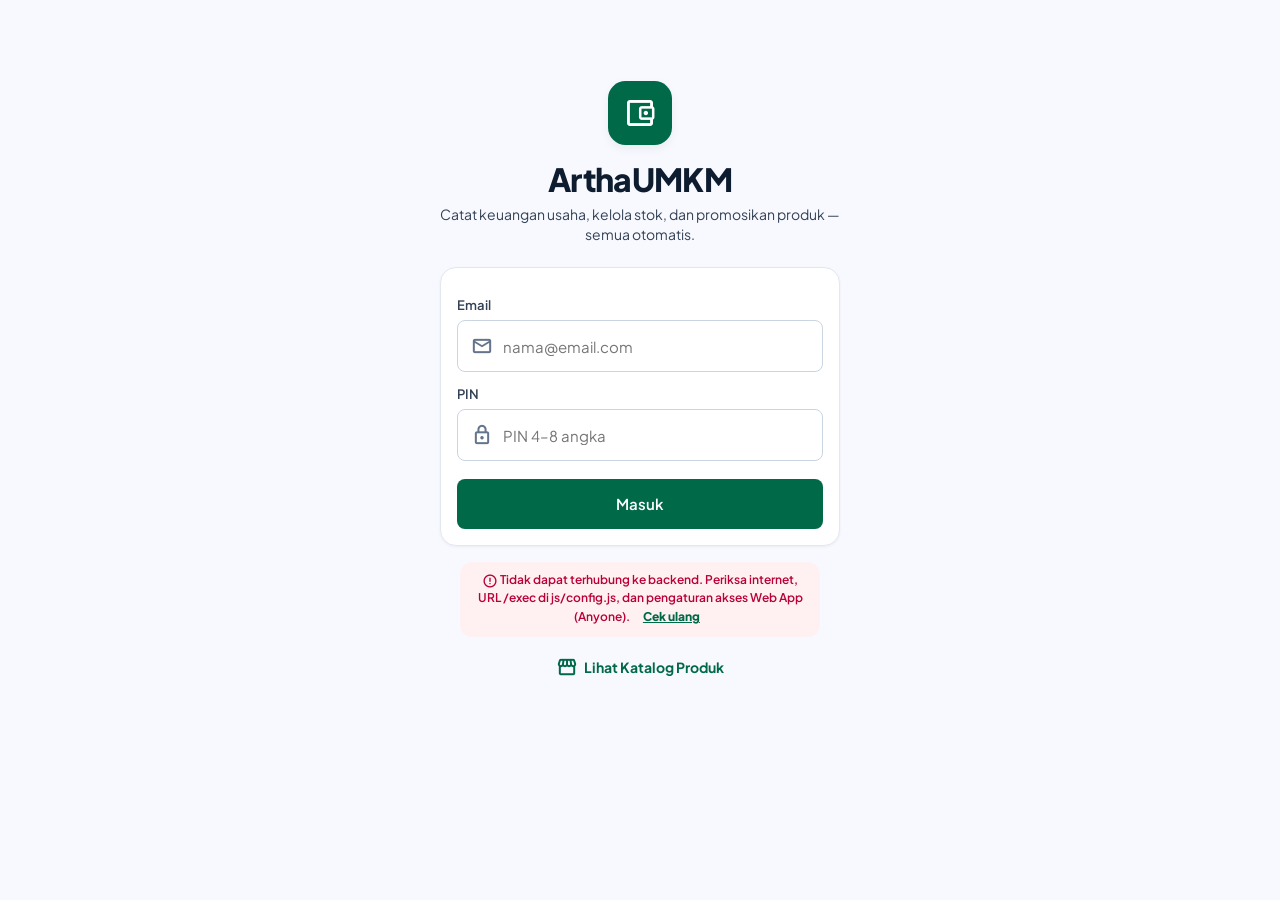
<file: index.html>
<!DOCTYPE html>
<html lang="id">
<head>
  <meta charset="UTF-8">
  <meta name="viewport" content="width=device-width, initial-scale=1, viewport-fit=cover">
  <meta name="theme-color" content="#006948">
  <title>ArthaUMKM — Keuangan Otomatis UMKM</title>
  <link rel="preconnect" href="https://fonts.googleapis.com">
  <link rel="preconnect" href="https://fonts.gstatic.com" crossorigin>
  <link href="https://fonts.googleapis.com/css2?family=Plus+Jakarta+Sans:wght@400;500;600;700;800&display=swap" rel="stylesheet">
  <link href="https://fonts.googleapis.com/css2?family=Material+Symbols+Outlined:opsz,wght,FILL,GRAD@20..48,400,0..1,0&display=swap" rel="stylesheet">
  <link rel="stylesheet" href="css/style.css">
</head>
<body>
<div id="app">

  <!-- ============ LOGIN ============ -->
  <section id="screen-login" class="screen" hidden>
    <div class="login-wrap">
      <div class="brand-mark"><span class="ms">account_balance_wallet</span></div>
      <h1 class="login-title">ArthaUMKM</h1>
      <p class="login-sub">Catat keuangan usaha, kelola stok, dan promosikan produk — semua otomatis.</p>
      <form id="login-form" class="card login-card" autocomplete="on">
        <label class="field-label" for="login-email">Email</label>
        <div class="input"><span class="ms">mail</span><input id="login-email" type="email" inputmode="email" autocomplete="username" placeholder="nama@email.com" required></div>
        <label class="field-label" for="login-pin">PIN</label>
        <div class="input"><span class="ms">lock</span><input id="login-pin" type="password" inputmode="numeric" autocomplete="current-password" placeholder="PIN 4–8 angka" required></div>
        <button class="btn btn-primary btn-block" type="submit" id="login-btn">Masuk</button>
      </form>
      <p class="conn" id="conn-status" aria-live="polite"></p>
      <a class="link-catalog" href="katalog.html"><span class="ms">storefront</span> Lihat Katalog Produk</a>
    </div>
  </section>

  <!-- ============ SHELL ============ -->
  <div id="shell" hidden>
    <header class="topbar">
      <div class="logo"><span class="ms">account_balance_wallet</span></div>
      <div class="store-ico"><span class="ms">storefront</span></div>
      <div class="topbar-title">
        <b class="t-app">ArthaUMKM</b><b class="t-store" id="topbar-store">ArthaUMKM</b>
        <small class="t-view" id="topbar-sub">Beranda</small><small class="t-owner" id="topbar-owner"></small>
      </div>
      <span class="live-pill"><i></i> Live Sync Aktif</span>
      <button class="icon-btn bell-d" data-act="bell" aria-label="Notifikasi"><span class="ms">notifications</span><span class="dot-badge" id="bell-dot" hidden></span></button>
      <div class="user-box"><b id="user-name"></b><small id="user-role"></small></div>
      <span class="badge" id="role-badge">Pemilik</span>
      <button class="avatar" id="avatar-btn" aria-label="Menu akun"></button>
    </header>

    <main id="views">
      <section id="view-beranda" class="view"></section>
      <section id="view-catat" class="view"></section>
      <section id="view-produk" class="view"></section>
      <section id="view-laporan" class="view"></section>
      <section id="view-transaksi" class="view"></section>
    </main>

    <nav class="bottom-nav" id="bottom-nav">
      <div class="side-brand"><div class="logo"><span class="ms">account_balance_wallet</span></div><div><b>ArthaUMKM</b><small>Terminal Kasir &amp; Buku</small></div></div>
      <div class="side-sync"><span class="ms sm">sync_alt</span> Tersinkron ke Sheets</div>
      <button data-nav="beranda"><span class="ms">dashboard</span><small>Beranda</small></button>
      <button class="nav-spacer" data-nav="catat" aria-label="Catat transaksi"><span class="fab"><span class="ms">add</span></span><span class="ms d-ico">edit_note</span><small><span class="l-m">Catat</span><span class="l-d">Catat Transaksi</span></small></button>
      <button data-nav="produk"><span class="ms">inventory_2</span><small><span class="l-m">Produk</span><span class="l-d">Produk &amp; Stok</span></small></button>
      <button data-nav="laporan"><span class="ms">description</span><small><span class="l-m">Laporan</span><span class="l-d">Laporan &amp; PDF</span></small></button>
      <button class="desk-only" data-nav="transaksi"><span class="ms">receipt_long</span><small>Semua Transaksi</small></button>
      <div class="side-status"><div><small>Status Cloud</small><b id="side-status"><i></i> Terhubung</b></div><span class="ms">cloud_done</span></div>
    </nav>
  </div>

  <div id="sheet-root"></div>
  <div id="notif" class="notif" role="status"></div>
  <div id="loading" class="loading" hidden><div class="spinner"></div></div>
</div>

<script src="js/config.js"></script>
<script src="js/api.js"></script>
<script src="js/utils.js"></script>
<script src="js/app.js"></script>
</body>
</html>
</file>
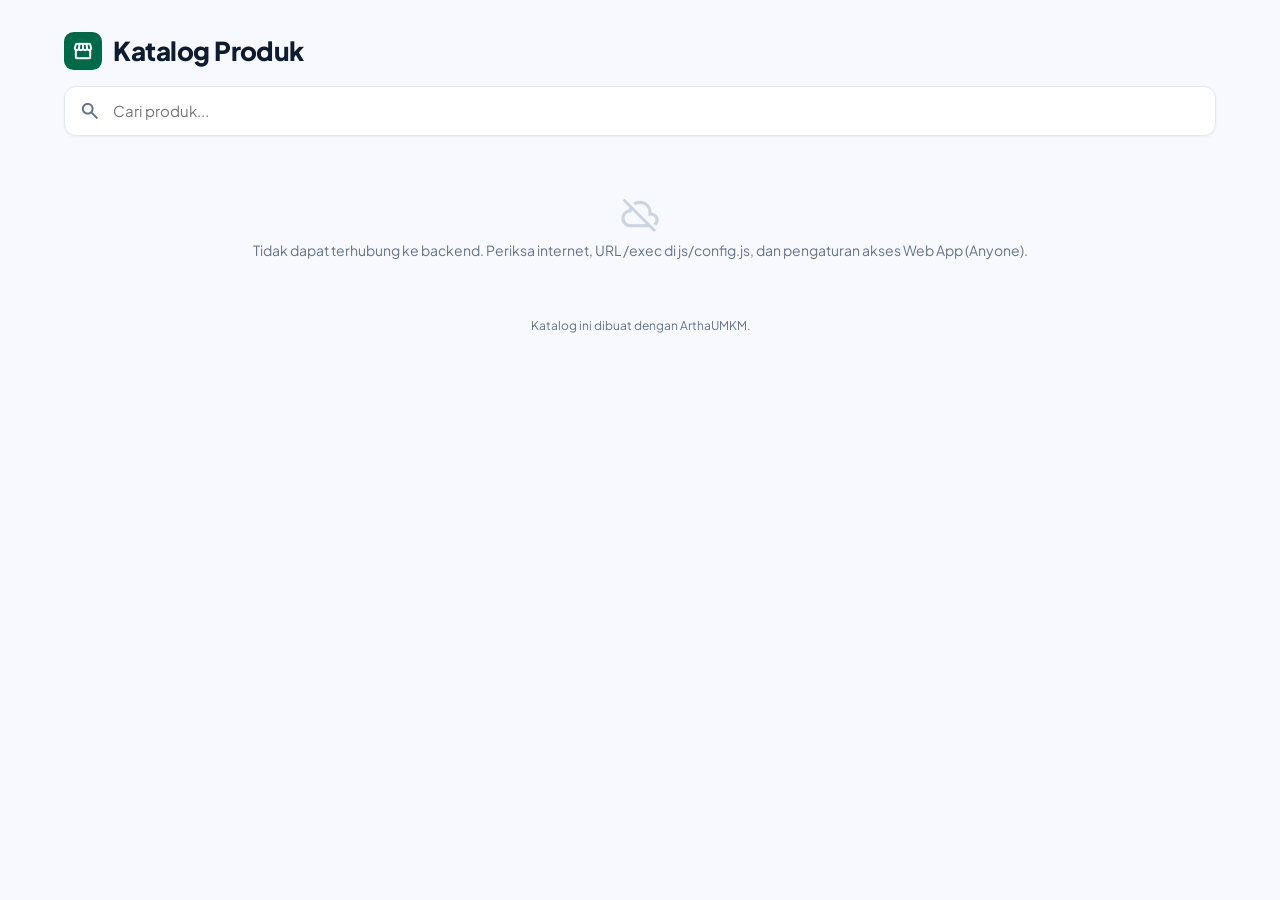
<file: katalog.html>
<!DOCTYPE html>
<html lang="id">
<head>
  <meta charset="UTF-8">
  <meta name="viewport" content="width=device-width, initial-scale=1, viewport-fit=cover">
  <meta name="theme-color" content="#006948">
  <title>Katalog Produk</title>
  <link rel="preconnect" href="https://fonts.googleapis.com">
  <link rel="preconnect" href="https://fonts.gstatic.com" crossorigin>
  <link href="https://fonts.googleapis.com/css2?family=Plus+Jakarta+Sans:wght@400;500;600;700;800&display=swap" rel="stylesheet">
  <link href="https://fonts.googleapis.com/css2?family=Material+Symbols+Outlined:opsz,wght,FILL,GRAD@20..48,400,0..1,0&display=swap" rel="stylesheet">
  <link rel="stylesheet" href="css/style.css">
</head>
<body>
<div id="app" class="wide">
  <header class="cat-head">
    <div class="row" style="gap:.7rem">
      <div class="logo"><span class="ms">storefront</span></div>
      <div class="grow"><h1 id="cat-nama">Katalog Produk</h1></div>
    </div>
    <p id="cat-desc"></p>
  </header>
  <div class="cat-wrap">
    <div class="search"><span class="ms">search</span><input id="cat-q" placeholder="Cari produk..."></div>
    <div class="chips scroll" id="cat-chips" style="margin-top:.7rem"></div>
    <div class="grid" id="cat-grid" style="margin-top:.9rem"></div>
    <p class="fine" style="margin-top:1.5rem">Katalog ini dibuat dengan ArthaUMKM.</p>
  </div>
</div>
<script src="js/config.js"></script>
<script src="js/api.js"></script>
<script src="js/utils.js"></script>
<script src="js/katalog.js"></script>
</body>
</html>
</file>
<file: css/style.css>
/* ============================================================
   ArthaUMKM — "Artha Nusantara" design system
   Mobile-first (390px) · Plus Jakarta Sans · Emerald + Slate
   ============================================================ */
:root {
  --bg: #f8f9ff;
  --surface: #ffffff;
  --surface-low: #eff4ff;
  --surface-cont: #e6eeff;
  --surface-high: #dde9ff;
  --ink: #0d1c2f;
  --slate-900: #0f172a;
  --slate-700: #334155;
  --slate-500: #64748b;
  --slate-300: #cbd5e1;
  --border: #e2e8f0;
  --primary: #006948;
  --primary-hover: #005137;
  --primary-c: #00855d;
  --accent: #059669;
  --accent-tint: #ecfdf5;
  --mint: #85f8c4;
  --on-mint: #002114;
  --sec-c: #dae2fd;
  --on-sec-c: #3f465c;
  --tertiary: #ba0035;
  --tert-tint: #fff1f2;
  --tert-border: #ffd0d4;
  --warn: #d97706;
  --warn-tint: #fffbeb;
  --r-sm: .5rem;
  --r-md: .75rem;
  --r-lg: 1rem;
  --r-xl: 1.5rem;
  --sh1: 0 1px 3px rgba(15, 23, 42, .05);
  --sh2: 0 4px 12px -2px rgba(15, 23, 42, .08);
  --sh3: 0 -4px 16px rgba(15, 23, 42, .06);
  --sh4: 0 16px 32px -8px rgba(15, 23, 42, .2);
}

* { box-sizing: border-box; -webkit-tap-highlight-color: transparent; }
html, body { margin: 0; padding: 0; }
body {
  font-family: 'Plus Jakarta Sans', system-ui, -apple-system, 'Segoe UI', Roboto, sans-serif;
  background: var(--surface-cont);
  color: var(--ink);
  font-size: 14px; line-height: 20px;
  font-variant-numeric: tabular-nums;
}
[hidden] { display: none !important; }
button { font: inherit; color: inherit; cursor: pointer; border: 0; background: none; }
input, select, textarea { font: inherit; color: inherit; }
a { color: var(--primary); text-decoration: none; }
h1, h2, h3, p { margin: 0; }

.ms {
  font-family: 'Material Symbols Outlined'; font-weight: 400; font-style: normal;
  font-size: 22px; line-height: 1; letter-spacing: normal; text-transform: none;
  display: inline-block; white-space: nowrap; word-wrap: normal; direction: ltr;
  -webkit-font-feature-settings: 'liga'; font-feature-settings: 'liga'; -webkit-font-smoothing: antialiased;
  font-variation-settings: 'FILL' 0, 'wght' 500; vertical-align: middle; user-select: none; flex: none;
}
.ms.fill { font-variation-settings: 'FILL' 1, 'wght' 500; }
.ms.sm { font-size: 18px; }
.ms.xs { font-size: 16px; }

/* ---------- Layout ---------- */
#app { max-width: 480px; margin: 0 auto; min-height: 100vh; min-height: 100dvh; background: var(--bg); position: relative; box-shadow: 0 0 40px rgba(15, 23, 42, .08); }
.view { display: none; padding: 0 1rem 7.5rem; }
.view.active { display: block; }
.stack > * + * { margin-top: .75rem; }

.topbar {
  position: sticky; top: 0; z-index: 30; display: flex; align-items: center; gap: .6rem;
  padding: .7rem 1rem; background: rgba(248, 249, 255, .92); backdrop-filter: blur(8px);
}
.logo { width: 38px; height: 38px; border-radius: .6rem; background: var(--primary); color: #fff; display: grid; place-items: center; }
.topbar-title { flex: 1; min-width: 0; line-height: 1.1; }
.topbar-title b { display: block; font-size: 20px; font-weight: 800; letter-spacing: -.02em; }
.topbar-title small { color: var(--slate-700); font-weight: 600; font-size: 13px; }
.badge { background: var(--mint); color: var(--on-mint); font-size: 12px; font-weight: 700; padding: .25rem .7rem; border-radius: 99px; }
.avatar { width: 40px; height: 40px; border-radius: 50%; background: var(--primary-c); color: #fff; font-weight: 800; display: grid; place-items: center; border: 2px solid #fff; box-shadow: var(--sh1); }

/* ---------- Cards ---------- */
.card { background: var(--surface); border: 1px solid var(--border); border-radius: var(--r-lg); padding: 1rem; box-shadow: var(--sh1); }
.card.lift { box-shadow: var(--sh2); }
.card-title { font-size: 16px; font-weight: 700; letter-spacing: -.01em; }
.card-sub { font-size: 12px; color: var(--slate-500); }
.row { display: flex; align-items: center; gap: .5rem; }
.row.between { justify-content: space-between; }
.grow { flex: 1; min-width: 0; }
.muted { color: var(--slate-500); }
.small { font-size: 12px; line-height: 16px; }
.up { color: var(--accent); } .down { color: var(--tertiary); }
.sec-head { display: flex; align-items: baseline; justify-content: space-between; margin: 1.1rem 0 .55rem; }
.sec-head h2 { font-size: 18px; font-weight: 700; letter-spacing: -.01em; }
.sec-head a, .sec-head button { color: var(--accent); font-weight: 600; font-size: 13px; }
.page-title { font-size: 24px; font-weight: 800; letter-spacing: -.02em; line-height: 32px; margin: .2rem 0 .8rem; }

/* ---------- Buttons ---------- */
.btn { height: 50px; padding: 0 1.1rem; border-radius: var(--r-sm); font-weight: 600; font-size: 15px; display: inline-flex; align-items: center; justify-content: center; gap: .5rem; transition: transform .05s, background .15s; }
.btn:active { transform: translateY(1px); }
.btn:disabled { opacity: .55; pointer-events: none; }
.btn-primary { background: var(--primary); color: #fff; }
.btn-primary:active { background: var(--primary-hover); }
.btn-mint { background: var(--mint); color: var(--on-mint); }
.btn-soft { background: var(--sec-c); color: var(--on-sec-c); }
.btn-secondary { background: #f1f5f9; color: var(--slate-700); border: 1px solid var(--slate-300); }
.btn-danger { background: var(--tert-tint); color: var(--tertiary); }
.btn-danger-solid { background: var(--tertiary); color: #fff; }
.btn-block { width: 100%; }
.btn-sm { height: 36px; padding: 0 .8rem; font-size: 13px; border-radius: .5rem; }
.icon-btn { width: 40px; height: 40px; border-radius: 50%; display: grid; place-items: center; background: var(--sec-c); color: var(--on-sec-c); position: relative; }
.icon-btn .dot-badge { position: absolute; top: 7px; right: 8px; width: 9px; height: 9px; border-radius: 50%; background: var(--tertiary); border: 2px solid var(--sec-c); }

/* ---------- Chips ---------- */
.chips { display: flex; flex-wrap: wrap; gap: .5rem; }
.chips.scroll { flex-wrap: nowrap; overflow-x: auto; scrollbar-width: none; margin: 0 -1rem; padding: 0 1rem; }
.chips.scroll::-webkit-scrollbar { display: none; }
.chip { height: 36px; padding: 0 .9rem; border-radius: 99px; background: var(--surface-cont); color: var(--on-sec-c); font-weight: 600; font-size: 13px; display: inline-flex; align-items: center; gap: .35rem; white-space: nowrap; border: 1.5px solid transparent; flex: none; }
.chip.outline { background: #fff; border-color: var(--border); color: var(--slate-700); }
.chip.on { background: var(--mint); color: var(--on-mint); border-color: transparent; }
.chip.outline.on { background: var(--accent-tint); color: var(--accent); border-color: var(--accent); }
.chip .count { background: var(--tertiary); color: #fff; border-radius: 99px; font-size: 11px; padding: 0 .4rem; line-height: 16px; }
.chip-primary { background: var(--primary); color: #fff; }
.chip-expense { background: var(--sec-c); color: var(--tertiary); }
.pill { font-size: 11px; font-weight: 700; padding: .15rem .55rem; border-radius: 99px; letter-spacing: .02em; display: inline-flex; align-items: center; gap: .25rem; }
.pill.green { background: var(--accent-tint); color: var(--accent); }
.pill.red { background: var(--tert-tint); color: var(--tertiary); }
.pill.warn { background: var(--warn-tint); color: var(--warn); }
.pill.mint { background: var(--mint); color: var(--on-mint); }

/* ---------- Home ---------- */
.sync-row { display: flex; align-items: center; gap: .4rem; font-size: 12px; font-weight: 600; color: var(--slate-700); padding: .3rem 0; }
.sync-row .dot { width: 8px; height: 8px; border-radius: 50%; background: var(--accent); }
.sync-row .grow { display: flex; align-items: center; gap: .35rem; }
.greet { display: flex; align-items: center; justify-content: space-between; margin: .3rem 0 .9rem; }
.greet h1 { font-size: 24px; font-weight: 800; letter-spacing: -.02em; line-height: 30px; }
.greet p { color: var(--slate-700); display: flex; gap: .3rem; align-items: center; }
.hero { border-radius: var(--r-xl); padding: 1.1rem; color: #fff; background: linear-gradient(135deg, #006948 0%, #00855d 100%); box-shadow: var(--sh2); position: relative; overflow: hidden; }
.hero::after { content: ''; position: absolute; right: -50px; bottom: -60px; width: 190px; height: 190px; border-radius: 50%; background: rgba(255, 255, 255, .08); }
.hero > * { position: relative; z-index: 1; }
.hero-top { display: flex; justify-content: space-between; align-items: center; font-weight: 700; font-size: 13px; letter-spacing: .04em; color: #d6fbe8; text-transform: uppercase; }
.hero-top .pill { background: rgba(255, 255, 255, .22); color: #fff; }
.hero-amount { font-size: 34px; line-height: 42px; font-weight: 800; letter-spacing: -.02em; margin-top: .5rem; }
.hero-growth { display: flex; gap: .5rem; align-items: center; font-size: 13px; color: #d6fbe8; }
.hero-growth b { background: rgba(255, 255, 255, .2); color: #fff; padding: .1rem .5rem; border-radius: .4rem; }
.hero-split { display: grid; grid-template-columns: 1fr 1fr; gap: .5rem; background: rgba(255, 255, 255, .13); border-radius: var(--r-md); padding: .8rem; margin-top: .9rem; }
.hero-split small { display: flex; align-items: center; gap: .3rem; font-size: 12px; font-weight: 600; color: #d6fbe8; }
.hero-split b { display: block; font-size: 17px; font-weight: 800; margin-top: .2rem; letter-spacing: -.01em; }
.hero-foot { display: flex; justify-content: space-between; align-items: flex-end; margin-top: .9rem; font-size: 12px; font-weight: 700; color: #d6fbe8; }
.hero-foot b { font-size: 20px; color: #fff; font-weight: 800; }

.alert-card { background: var(--tert-tint); border: 1px solid var(--tert-border); border-radius: var(--r-lg); padding: .9rem; }
.alert-card .ico { width: 40px; height: 40px; border-radius: 50%; background: var(--tertiary); color: #fff; display: grid; place-items: center; }
.alert-card h3 { color: var(--tertiary); font-size: 15px; font-weight: 700; }
.alert-card p { font-size: 12px; color: var(--slate-700); }
.mini-prod { background: #fff; border-radius: .6rem; padding: .5rem .6rem; display: flex; align-items: center; gap: .4rem; min-width: 0; flex: 1; font-size: 13px; font-weight: 600; }
.mini-prod span:nth-child(2) { flex: 1; overflow: hidden; text-overflow: ellipsis; white-space: nowrap; }

/* bars */
.bars { display: flex; align-items: flex-end; gap: .5rem; height: 170px; margin-top: .6rem; }
.bar-col { flex: 1; display: flex; flex-direction: column; align-items: center; justify-content: flex-end; height: 100%; gap: .2rem; min-width: 0; }
.bar-col .v { font-size: 10px; color: var(--slate-500); white-space: nowrap; }
.bar-col .v.hi { color: var(--primary); font-weight: 800; }
.bar-col .b { width: 100%; max-width: 36px; border-radius: .4rem .4rem .15rem .15rem; background: var(--sec-c); min-height: 3px; transition: height .4s; }
.bar-col .b.hi { background: var(--primary); }
.bar-col .l { font-size: 12px; font-weight: 600; color: var(--slate-700); margin-top: .15rem; }
.bar-col .l.hi { color: var(--primary); font-weight: 800; }
.gbars { display: flex; align-items: flex-end; justify-content: space-around; height: 160px; border-bottom: 1px solid var(--border); margin-top: .8rem; }
.gcol { display: flex; flex-direction: column; align-items: center; justify-content: flex-end; height: 100%; flex: 1; position: relative; }
.gpair { display: flex; align-items: flex-end; gap: 4px; height: 100%; }
.gpair i { display: block; width: 24px; border-radius: .3rem .3rem 0 0; min-height: 2px; }
.gpair i.m { background: var(--primary); } .gpair i.k { background: var(--tertiary); }
.gcol .tag { position: absolute; top: 0; font-size: 10px; background: var(--mint); color: var(--on-mint); border-radius: 99px; padding: 0 .4rem; font-weight: 700; }
.glabels { display: flex; justify-content: space-around; margin-top: .4rem; font-size: 12px; font-weight: 600; color: var(--slate-700); }
.glabels span { flex: 1; text-align: center; }
.legend { display: flex; gap: 1rem; font-size: 12px; font-weight: 600; margin-top: .6rem; }
.legend i { display: inline-block; width: 10px; height: 10px; border-radius: 50%; margin-right: .3rem; }

/* ---------- Transaction list ---------- */
.tx-list { padding: 0 .9rem; }
.tx { display: flex; align-items: center; gap: .7rem; padding: .75rem 0; border-bottom: 1px solid #f1f5f9; }
.tx:last-child { border-bottom: 0; }
.tx-ico { width: 40px; height: 40px; border-radius: 50%; display: grid; place-items: center; flex: none; }
.tx-ico.in { background: var(--accent-tint); color: var(--accent); }
.tx-ico.out { background: var(--tert-tint); color: var(--tertiary); }
.tx-title { font-weight: 600; font-size: 14px; color: var(--slate-900); overflow: hidden; text-overflow: ellipsis; white-space: nowrap; }
.tx-sub { font-size: 12px; color: var(--slate-500); display: flex; flex-wrap: wrap; gap: .25rem .45rem; align-items: center; }
.tx-amt { text-align: right; flex: none; }
.tx-amt b { display: block; font-size: 15px; font-weight: 700; letter-spacing: -.01em; }
.tx-amt small { font-size: 12px; color: var(--slate-700); font-weight: 600; }
.tx-amt .in { color: var(--accent); } .tx-amt .out { color: var(--tertiary); }
.tag { background: var(--sec-c); color: var(--on-sec-c); font-size: 11px; font-weight: 600; padding: 0 .4rem; border-radius: .3rem; display: inline-flex; align-items: center; gap: .2rem; }
.tx-actions { display: flex; gap: .3rem; margin-top: .3rem; }
.mini-btn { font-size: 12px; font-weight: 600; padding: .15rem .55rem; border-radius: .4rem; background: var(--sec-c); color: var(--on-sec-c); display: inline-flex; align-items: center; gap: .2rem; }
.mini-btn.danger { background: var(--tert-tint); color: var(--tertiary); }

/* ---------- Forms ---------- */
.field-label { display: block; font-weight: 600; font-size: 13px; color: var(--slate-700); margin: .7rem 0 .35rem; }
.input { display: flex; align-items: center; gap: .5rem; min-height: 52px; background: #fff; border: 1.5px solid var(--slate-300); border-radius: var(--r-sm); padding: 0 .8rem; color: var(--slate-500); }
.input.soft { background: var(--surface-low); border-color: transparent; }
.input:focus-within { outline: 2px solid var(--primary); outline-offset: 0; border-color: var(--primary); }
.input input, .input select, .input textarea { flex: 1; min-width: 0; border: 0; outline: 0; background: transparent; color: var(--ink); height: 48px; font-size: 15px; }
.input textarea { height: auto; padding: .8rem 0; resize: none; }
.input select { appearance: none; -webkit-appearance: none; }
.rp-input { display: flex; align-items: center; background: var(--surface-low); border-radius: var(--r-md); padding: 0 .9rem; height: 64px; }
.rp-input .rp { font-weight: 700; font-size: 20px; color: var(--slate-700); margin-right: .5rem; }
.rp-input input { flex: 1; min-width: 0; border: 0; background: transparent; outline: 0; font-size: 30px; font-weight: 800; color: var(--primary); letter-spacing: -.02em; }
.rp-input.out input { color: var(--tertiary); }
.seg { display: grid; grid-template-columns: 1fr 1fr; gap: 0; background: var(--surface-cont); padding: .25rem; border-radius: var(--r-md); }
.seg button { height: 46px; border-radius: .6rem; font-weight: 700; font-size: 15px; display: flex; align-items: center; justify-content: center; gap: .4rem; color: var(--slate-700); }
.seg button.on.in { background: var(--primary); color: #fff; box-shadow: var(--sh2); }
.seg button.on.out { background: var(--tertiary); color: #fff; box-shadow: var(--sh2); }
.banner { display: flex; align-items: center; gap: .5rem; background: var(--surface-cont); border-radius: var(--r-md); padding: .5rem .75rem; font-size: 12px; font-weight: 600; color: var(--slate-700); }
.banner .pill { margin-left: auto; background: var(--mint); color: var(--on-mint); }
.stepper { display: inline-flex; align-items: center; background: #fff; border-radius: .6rem; box-shadow: var(--sh1); }
.stepper button { width: 44px; height: 44px; display: grid; place-items: center; color: var(--slate-700); }
.stepper b { min-width: 36px; text-align: center; font-weight: 700; }
.sel-prod { background: var(--surface-low); border-radius: var(--r-md); padding: .7rem; margin-top: .6rem; }
.thumb { width: 52px; height: 52px; border-radius: .6rem; object-fit: cover; background: var(--surface-high); flex: none; display: grid; place-items: center; color: var(--on-sec-c); overflow: hidden; }
.thumb img { width: 100%; height: 100%; object-fit: cover; }
.file-box { display: flex; align-items: center; gap: .7rem; background: var(--surface-low); border: 1.5px dashed var(--slate-300); border-radius: var(--r-md); padding: .7rem; }
.switch { position: relative; width: 50px; height: 28px; flex: none; display: inline-block; }
.switch input { opacity: 0; width: 0; height: 0; position: absolute; }
.switch span { position: absolute; inset: 0; background: var(--slate-300); border-radius: 99px; transition: .2s; }
.switch span::after { content: ''; position: absolute; width: 22px; height: 22px; left: 3px; top: 3px; border-radius: 50%; background: #fff; transition: .2s; box-shadow: var(--sh1); }
.switch input:checked + span { background: var(--primary); }
.switch input:checked + span::after { transform: translateX(22px); }
.ico-box { width: 40px; height: 40px; border-radius: .6rem; display: grid; place-items: center; background: var(--sec-c); color: var(--on-sec-c); flex: none; }
.fine { text-align: center; color: var(--slate-500); font-size: 12px; margin-top: .6rem; }

/* ---------- Produk ---------- */
.prod-card { background: #fff; border: 1px solid var(--border); border-radius: var(--r-lg); padding: .8rem; box-shadow: var(--sh1); }
.prod-top { display: flex; gap: .8rem; }
.prod-img { width: 84px; height: 84px; border-radius: .7rem; background: var(--surface-high); overflow: hidden; flex: none; display: grid; place-items: center; color: var(--on-sec-c); position: relative; }
.prod-img img { width: 100%; height: 100%; object-fit: cover; }
.prod-img .sku { position: absolute; left: 4px; top: 4px; background: rgba(15, 23, 42, .7); color: #fff; font-size: 10px; font-weight: 700; padding: 0 .35rem; border-radius: .3rem; }
.prod-cat { font-size: 11px; font-weight: 800; letter-spacing: .06em; color: var(--accent); text-transform: uppercase; }
.prod-name { font-size: 17px; font-weight: 700; line-height: 22px; letter-spacing: -.01em; }
.price-box { display: grid; grid-template-columns: 1fr 1fr; gap: .5rem; background: var(--surface-low); border-radius: var(--r-md); padding: .6rem .8rem; margin-top: .7rem; }
.price-box small { font-size: 12px; color: var(--slate-700); }
.price-box b { display: block; font-size: 16px; font-weight: 800; }
.prod-foot { display: flex; align-items: center; justify-content: space-between; gap: .5rem; margin-top: .7rem; }
.prod-foot label { display: flex; align-items: center; gap: .5rem; font-weight: 600; font-size: 13px; }
.prod-card.habis .prod-name, .prod-card.habis .prod-img { opacity: .6; }
.restock-note { background: var(--tert-tint); border-radius: var(--r-md); padding: .6rem .8rem; margin-top: .7rem; font-size: 12px; color: var(--tertiary); font-weight: 600; }
.search { display: flex; align-items: center; gap: .6rem; background: #fff; border-radius: var(--r-md); padding: 0 .9rem; height: 50px; border: 1px solid var(--border); box-shadow: var(--sh1); color: var(--slate-500); }
.search input { flex: 1; border: 0; outline: 0; background: transparent; height: 48px; font-size: 15px; color: var(--ink); }

/* ---------- Report ---------- */
.rank { display: flex; align-items: center; gap: .7rem; background: var(--surface-low); border-radius: var(--r-md); padding: .6rem; }
.rank .thumb { position: relative; }
.rank .no { position: absolute; left: 2px; top: 2px; width: 18px; height: 18px; border-radius: 50%; background: var(--primary); color: #fff; font-size: 11px; font-weight: 800; display: grid; place-items: center; }
.insight { display: flex; gap: .6rem; background: var(--accent-tint); color: #065f46; border-radius: var(--r-md); padding: .7rem .8rem; font-size: 13px; font-weight: 500; margin-top: .8rem; }
.inv { background: var(--surface-low); border-radius: var(--r-md); padding: .8rem; }

/* ---------- Bottom nav ---------- */
.bottom-nav { position: fixed; bottom: 0; left: 50%; transform: translateX(-50%); width: 100%; max-width: 480px; height: 68px; padding-bottom: env(safe-area-inset-bottom); box-sizing: content-box; background: #fff; border-top: 1px solid var(--border); box-shadow: var(--sh3); display: grid; grid-template-columns: repeat(4, 1fr); z-index: 40; }
.bottom-nav button { display: flex; flex-direction: column; align-items: center; justify-content: center; gap: 2px; color: var(--slate-500); position: relative; }
.bottom-nav button small { font-size: 12px; font-weight: 600; }
.bottom-nav button.on { color: var(--primary); }
.bottom-nav .ms { font-size: 26px; }
.bottom-nav button.on .ms { font-variation-settings: 'FILL' 1, 'wght' 500; }
.nav-spacer { justify-content: flex-end !important; padding-bottom: 8px; }
.nav-spacer .fab { position: absolute; top: -26px; width: 54px; height: 54px; border-radius: 50%; background: var(--primary); color: #fff; display: grid; place-items: center; box-shadow: 0 6px 16px rgba(0, 105, 72, .4); border: 4px solid var(--bg); }
.nav-spacer .fab .ms { color: #fff; font-size: 30px; }
body.staff .bottom-nav { display: none; }
body.staff .view { padding-bottom: 2rem; }

/* ---------- Sheet / modal ---------- */
.backdrop { position: fixed; inset: 0; background: rgba(15, 23, 42, .5); backdrop-filter: blur(4px); z-index: 80; display: flex; align-items: flex-end; justify-content: center; animation: fade .2s; }
.sheet { width: 100%; max-width: 480px; max-height: 92vh; overflow-y: auto; background: #fff; border-radius: 20px 20px 0 0; padding: 1rem 1rem calc(1.2rem + env(safe-area-inset-bottom)); box-shadow: var(--sh4); animation: up .25s; }
.sheet .grab { width: 40px; height: 4px; border-radius: 4px; background: var(--slate-300); margin: 0 auto .8rem; }
.sheet h2 { font-size: 20px; font-weight: 800; letter-spacing: -.01em; margin-bottom: .6rem; }
.sheet .actions { display: grid; gap: .5rem; margin-top: 1rem; }
.sheet .actions.two { grid-template-columns: 1fr 1fr; }
@keyframes up { from { transform: translateY(40px); opacity: 0; } to { transform: none; opacity: 1; } }
@keyframes fade { from { opacity: 0; } to { opacity: 1; } }

.notif { position: fixed; left: 50%; top: 14px; transform: translate(-50%, -80px); background: var(--slate-900); color: #fff; padding: .7rem 1rem; border-radius: var(--r-md); font-weight: 600; z-index: 120; max-width: min(440px, 92vw); transition: transform .3s; box-shadow: var(--sh4); font-size: 14px; }
.notif.show { transform: translate(-50%, 0); }
.notif.notif-error { background: var(--tertiary); }
.notif.notif-success { background: var(--primary); }
.loading { position: fixed; inset: 0; background: rgba(248, 249, 255, .6); z-index: 110; display: grid; place-items: center; }
.spinner { width: 42px; height: 42px; border-radius: 50%; border: 4px solid var(--mint); border-top-color: var(--primary); animation: spin .8s linear infinite; }
@keyframes spin { to { transform: rotate(360deg); } }
.skel { background: linear-gradient(90deg, #e6eeff 25%, #f4f7ff 50%, #e6eeff 75%); background-size: 200% 100%; animation: sk 1.2s infinite; border-radius: var(--r-lg); }
@keyframes sk { to { background-position: -200% 0; } }
.empty { text-align: center; color: var(--slate-500); padding: 2rem 1rem; }
.empty .ms { font-size: 40px; color: var(--slate-300); display: block; margin: 0 auto .4rem; }

/* ---------- Login ---------- */
.screen { min-height: 100vh; min-height: 100dvh; }
.login-wrap { padding: 3rem 1.25rem 2rem; display: flex; flex-direction: column; align-items: stretch; }
.brand-mark { width: 64px; height: 64px; border-radius: 1.1rem; background: var(--primary); color: #fff; display: grid; place-items: center; margin: 0 auto .9rem; box-shadow: var(--sh2); }
.brand-mark .ms { font-size: 34px; }
.login-title { text-align: center; font-size: 32px; font-weight: 800; letter-spacing: -.02em; line-height: 40px; }
.login-sub { text-align: center; color: var(--slate-700); margin: .3rem 0 1.4rem; }
.login-card .btn { margin-top: 1.1rem; }
.link-catalog { margin: 1.2rem auto 0; display: inline-flex; align-items: center; gap: .4rem; font-weight: 700; }

/* ---------- Katalog publik ---------- */
.cat-head { padding: 1.3rem 1rem .6rem; }
.cat-head h1 { font-size: 26px; font-weight: 800; letter-spacing: -.02em; line-height: 32px; }
.cat-head p { color: var(--slate-700); margin-top: .2rem; }
.grid { display: grid; grid-template-columns: 1fr 1fr; gap: .75rem; }
.p-card { background: #fff; border: 1px solid var(--border); border-radius: var(--r-lg); overflow: hidden; box-shadow: var(--sh1); display: flex; flex-direction: column; }
.p-img { aspect-ratio: 1; background: var(--surface-high); display: grid; place-items: center; color: var(--on-sec-c); position: relative; }
.p-img img { width: 100%; height: 100%; object-fit: cover; }
.p-img .pill { position: absolute; top: 8px; left: 8px; }
.p-body { padding: .7rem; display: flex; flex-direction: column; gap: .2rem; flex: 1; }
.p-body .cat { font-size: 10px; font-weight: 800; letter-spacing: .06em; color: var(--accent); text-transform: uppercase; }
.p-body h3 { font-size: 14px; font-weight: 700; line-height: 18px; }
.p-body .price { font-size: 16px; font-weight: 800; color: var(--primary); margin-top: auto; padding-top: .3rem; }
.p-body .btn { height: 38px; font-size: 13px; margin-top: .4rem; }
.cat-wrap { padding: 0 1rem 2rem; }

@media (min-width: 640px) { body { padding: 1rem 0; } #app { border-radius: 24px; overflow: hidden; min-height: calc(100vh - 2rem); } .bottom-nav { bottom: 1rem; border-radius: 0 0 24px 24px; } }

/* ============================================================
   RESPONSIF — kolom, tablet, dan laptop/PC
   ============================================================ */
.cols > .col + .col { margin-top: .75rem; }
.store-ico, .live-pill, .bell-d, .user-box, .topbar-title .t-store, .topbar-title .t-owner, .d-only, .nav-spacer .d-ico, .l-d, .bottom-nav .side-sync, .bottom-nav .side-status { display: none; }
.topbar-title b.t-app { display: block; }
.bottom-nav .side-brand, .bottom-nav .desk-only { display: none; }

@media (min-width: 640px) {
  #app.wide { max-width: 1200px; }
  .wide .cat-head { padding: 2rem 1.5rem .8rem; }
  .wide .cat-wrap { padding: 0 1.5rem 3rem; }
  .wide .grid { grid-template-columns: repeat(auto-fill, minmax(210px, 1fr)); gap: 1rem; }
}

@media (min-width: 1024px) {
  body { padding: 0; background: var(--bg); }
  #app { max-width: none; border-radius: 0; box-shadow: none; overflow: visible; min-height: 100vh; }
  #app.wide { max-width: 1200px; }
  .login-wrap { max-width: 440px; margin: 0 auto; padding-top: 9vh; }

  /* --- Kerangka: sidebar kiri + konten --- */
  #shell { display: grid; grid-template-columns: 256px minmax(0, 1fr); grid-template-rows: auto 1fr; min-height: 100vh; }
  .topbar { grid-column: 2; grid-row: 1; padding: 1.3rem 2rem .7rem; }
  .topbar { gap: .9rem; border-bottom: 1px solid var(--border); background: rgba(255, 255, 255, .9); padding: .8rem 2rem; }
  .topbar .logo, .topbar .badge, .topbar-title .t-app, .topbar-title .t-view { display: none; }
  .store-ico { display: grid; width: 42px; height: 42px; border-radius: .7rem; background: var(--sec-c); color: var(--on-sec-c); place-items: center; }
  .topbar-title .t-store { display: block; font-size: 18px; line-height: 22px; font-weight: 700; letter-spacing: -.01em; }
  .topbar-title .t-owner { display: block; font-size: 12px; color: var(--slate-500); font-weight: 500; }
  .live-pill { display: inline-flex; align-items: center; gap: .4rem; background: var(--surface-low); border-radius: 99px; padding: .3rem .8rem; font-size: 12px; font-weight: 700; color: var(--slate-700); }
  .live-pill i { width: 8px; height: 8px; border-radius: 50%; background: var(--accent); }
  .bell-d { display: grid; }
  .user-box { display: block; text-align: right; line-height: 16px; }
  .user-box b { display: block; font-size: 14px; }
  .user-box small { font-size: 12px; color: var(--slate-500); }
  #views { grid-column: 2; grid-row: 2; width: 100%; max-width: 1240px; padding: 0 2rem 3rem; }
  .view { padding: 0 0 2rem; }

  /* --- Menu bawah berubah jadi sidebar --- */
  .bottom-nav {
    grid-column: 1; grid-row: 1 / span 2; align-self: start;
    position: sticky; top: 0; bottom: auto; left: auto; transform: none;
    width: auto; max-width: none; height: 100vh; box-sizing: border-box;
    padding: 1.4rem .9rem; display: flex; flex-direction: column; gap: .3rem;
    border-top: 0; border-right: 1px solid var(--border); border-radius: 0; box-shadow: none;
  }
  .bottom-nav .side-brand { display: flex; align-items: center; gap: .7rem; padding: .2rem .6rem 1.2rem; order: -2; }
  .side-brand b { display: block; font-size: 20px; line-height: 22px; font-weight: 800; letter-spacing: -.02em; }
  .side-brand small { color: var(--slate-500); font-size: 12px; font-weight: 600; }
  .bottom-nav .desk-only { display: flex; }
  .bottom-nav button { flex-direction: row; justify-content: flex-start; gap: .8rem; padding: .75rem .9rem; border-radius: .8rem; }
  .bottom-nav button small { font-size: 14px; }
  .bottom-nav button:hover { background: var(--surface-low); }
  .bottom-nav button.on { background: var(--primary-c); color: #fff; }
  .bottom-nav .ms { font-size: 24px; }
  .nav-spacer .fab { display: none; }
  .nav-spacer .d-ico { display: inline-block; }
  .bottom-nav .side-sync { display: flex; align-items: center; gap: .4rem; background: var(--sec-c); color: var(--on-sec-c); border-radius: .7rem; padding: .5rem .8rem; font-size: 12px; font-weight: 700; margin: 0 0 1rem; }
  .l-m { display: none; } .l-d { display: inline; }
  .bottom-nav .side-status { display: flex; align-items: center; justify-content: space-between; margin-top: auto; background: var(--surface-low); border-radius: .8rem; padding: .7rem .9rem; color: var(--on-sec-c); }
  .side-status small { display: block; font-size: 11px; font-weight: 700; }
  .side-status b { display: flex; align-items: center; gap: .35rem; color: var(--primary); font-size: 14px; }
  .side-status b i { width: 8px; height: 8px; border-radius: 50%; background: var(--accent); }
  .side-status.off b { color: var(--tertiary); } .side-status.off b i { background: var(--tertiary); }

  /* Karyawan: tanpa sidebar, form di tengah */
  body.staff #shell { grid-template-columns: minmax(0, 1fr); }
  body.staff .topbar { grid-column: 1; max-width: 900px; width: 100%; margin: 0 auto; }
  body.staff #views { grid-column: 1; max-width: 900px; margin: 0 auto; }
  body.staff .bell-d { display: none; }

  /* --- Tata letak 2 kolom --- */
  .cols { display: grid; grid-template-columns: 1fr 1fr; gap: 1.5rem; align-items: start; }
  .cols > .col { min-width: 0; }
  .cols > .col + .col { margin-top: 0; }
  .cols > .col > :first-child { margin-top: 0 !important; }
  #prod-list { display: grid; grid-template-columns: repeat(auto-fill, minmax(340px, 1fr)); gap: 1rem; }
  #prod-list > * { margin-top: 0 !important; }
  #view-transaksi { max-width: 900px; }
  .chips.scroll { margin: 0; padding: 0; flex-wrap: wrap; overflow: visible; }
  .hero-amount { font-size: 40px; line-height: 48px; }
  .bars, .gbars { height: 200px; }

  /* --- Popup di tengah layar --- */
  .backdrop { align-items: center; }
  .sheet { border-radius: 20px; max-width: 540px; padding-bottom: 1.2rem; animation: pop .2s; }
  .sheet .grab { display: none; }
  @keyframes pop { from { transform: scale(.97); opacity: 0; } to { transform: none; opacity: 1; } }
}

@media (min-width: 1600px) {
  #shell { grid-template-columns: 280px minmax(0, 1fr); }
  #views { max-width: 1360px; }
}

/* ============================================================
   DASHBOARD DESKTOP (Beranda ≥1024px)
   ============================================================ */
@media (min-width: 1024px) {
  .m-only { display: none !important; }
  .d-only { display: block; }
  #view-beranda { padding-top: 1.2rem; }
}
.dx-card { background: #fff; border: 1px solid var(--border); border-radius: var(--r-lg); padding: 1.2rem; box-shadow: var(--sh1); }
.dx-head { display: flex; align-items: flex-start; justify-content: space-between; gap: 1rem; }
.dx-head h2 { font-size: 20px; line-height: 26px; font-weight: 700; letter-spacing: -.01em; display: flex; align-items: center; gap: .5rem; }
.dx-head h2 .ms { color: var(--primary); }
.dx-sub { font-size: 13px; color: var(--slate-500); margin-top: .2rem; }
.dx-welcome { display: flex; justify-content: space-between; align-items: center; gap: 1.5rem; background: var(--surface-low); border-color: transparent; padding: 1.4rem 1.6rem; }
.dx-welcome h1 { font-size: 28px; line-height: 36px; font-weight: 800; letter-spacing: -.02em; }
.dx-chip { background: var(--mint); color: var(--on-mint); font-size: 12px; font-weight: 700; padding: .2rem .7rem; border-radius: 99px; }
.dx-synctag { display: inline-flex; align-items: center; gap: .4rem; background: var(--sec-c); color: var(--on-sec-c); font-size: 12px; font-weight: 700; padding: .25rem .7rem; border-radius: 99px; margin-top: .5rem; }
.dx-welcome p { color: var(--slate-700); margin-top: .5rem; max-width: 560px; }
.dx-actions { display: flex; flex-wrap: wrap; gap: .6rem; justify-content: flex-end; flex: none; max-width: 420px; }
.dx-actions .btn { height: 44px; font-size: 14px; }
.dx-actions kbd { font: 700 11px/1 'Plus Jakarta Sans', sans-serif; background: rgba(255, 255, 255, .25); border-radius: .35rem; padding: .25rem .4rem; margin-left: .3rem; }
.btn-expense { background: #ffd9dc; color: var(--tertiary); }
.btn-expense kbd { background: rgba(186, 0, 53, .12); }
.dx-kpis { display: grid; grid-template-columns: repeat(2, 1fr); gap: 1rem; margin-top: 1rem; }
.dx-kpi { background: #fff; border: 1px solid var(--border); border-radius: var(--r-lg); padding: 1rem 1.1rem; box-shadow: var(--sh1); position: relative; overflow: hidden; display: flex; flex-direction: column; }
.dx-kpi.main { border-top: 3px solid var(--primary); }
.dx-kpi .k-top { display: flex; justify-content: space-between; align-items: flex-start; gap: .5rem; font-weight: 600; color: var(--slate-700); }
.dx-kpi .k-val { font-size: 28px; line-height: 36px; font-weight: 800; letter-spacing: -.02em; margin-top: .6rem; }
.dx-kpi .k-val.g { color: var(--primary); } .dx-kpi .k-val.r { color: var(--tertiary); }
.dx-kpi .k-note { font-size: 12px; color: var(--slate-500); margin-top: .25rem; display: flex; gap: .4rem; flex-wrap: wrap; align-items: center; min-height: 18px; }
.dx-kpi .k-foot { display: flex; justify-content: space-between; align-items: center; gap: .5rem; background: var(--surface-low); border-radius: .6rem; padding: .55rem .7rem; margin-top: auto; font-size: 12px; font-weight: 600; color: var(--slate-700); }
.dx-kpi .k-body { flex: 1; padding-bottom: .8rem; }
.k-ico { width: 34px; height: 34px; border-radius: 50%; display: grid; place-items: center; flex: none; }
.k-ico.g { background: var(--mint); color: var(--primary); } .k-ico.r { background: var(--tert-tint); color: var(--tertiary); }
.dx-main { display: grid; grid-template-columns: minmax(0, 1fr); gap: 1.25rem; margin-top: 1.25rem; align-items: start; }
.dx-col { display: grid; gap: 1.25rem; min-width: 0; }
.dx-pills { display: flex; gap: .5rem; flex: none; flex-wrap: wrap; justify-content: flex-end; }
.dx-plot-wrap { background: var(--surface-low); border-radius: var(--r-md); padding: 1.6rem 1rem .8rem; margin-top: 1rem; }
.dx-plot { position: relative; display: flex; gap: .9rem; height: 190px; }
.dx-plot .area { flex: 1; position: relative; display: flex; align-items: flex-end; justify-content: center; }
.dx-plot .b { width: min(56px, 80%); border-radius: .5rem .5rem .2rem .2rem; transition: height .4s; }
.dx-peak { position: absolute; left: 50%; transform: translateX(-50%); background: var(--primary); color: #fff; font-size: 11px; font-weight: 700; padding: .1rem .5rem; border-radius: .4rem; white-space: nowrap; }
.dx-target { position: absolute; left: 0; right: 0; border-top: 2px dashed #7c8bb5; pointer-events: none; }
.dx-labels { display: flex; gap: .9rem; margin-top: .6rem; }
.dx-labels div { flex: 1; text-align: center; line-height: 16px; }
.dx-labels b { display: block; font-size: 13px; }
.dx-labels small { font-size: 12px; color: var(--slate-500); }
.dx-labels .fut b, .dx-labels .fut small { opacity: .5; }
.dx-legend { display: flex; justify-content: space-between; align-items: center; gap: 1rem; font-size: 12px; margin-top: .8rem; flex-wrap: wrap; }
.dx-legend span i { display: inline-block; width: 10px; height: 10px; border-radius: 50%; margin-right: .35rem; }
.dx-legend .rt { color: var(--primary); font-weight: 700; }
.dx-toolbar { display: flex; align-items: center; gap: .6rem; background: var(--surface-low); border-radius: var(--r-md); padding: .4rem; margin-top: 1rem; flex-wrap: wrap; }
.dx-toolbar .sbox { display: flex; align-items: center; gap: .4rem; background: #fff; border-radius: .6rem; padding: 0 .7rem; flex: 1; min-width: 180px; color: var(--slate-500); }
.dx-toolbar input { border: 0; outline: 0; height: 38px; flex: 1; min-width: 0; background: transparent; font-size: 14px; color: var(--ink); }
.dx-toolbar .f { height: 36px; padding: 0 .8rem; border-radius: .6rem; font-size: 13px; font-weight: 600; color: var(--slate-700); white-space: nowrap; }
.dx-toolbar .f.on { background: var(--mint); color: var(--on-mint); }
.dx-tablewrap { overflow-x: auto; margin-top: .8rem; }
.dx-table { width: 100%; border-collapse: collapse; min-width: 640px; }
.dx-table th { text-align: left; font-size: 11px; letter-spacing: .06em; color: var(--slate-500); font-weight: 700; text-transform: uppercase; padding: .7rem .6rem; background: var(--surface-low); }
.dx-table th:first-child { border-radius: .6rem 0 0 .6rem; } .dx-table th:last-child { border-radius: 0 .6rem .6rem 0; }
.dx-table td { padding: .8rem .6rem; border-bottom: 1px solid #f1f5f9; vertical-align: middle; font-size: 13px; }
.dx-table tr:last-child td { border-bottom: 0; }
.dx-table .r, .dx-table th.r { text-align: right; }
.dx-dot { display: inline-block; width: 8px; height: 8px; border-radius: 50%; margin-right: .4rem; }
.dx-dot.in { background: var(--accent); } .dx-dot.out { background: var(--tertiary); }
.dx-link { display: inline-flex; align-items: center; gap: .2rem; color: var(--primary); font-weight: 600; font-size: 12px; }
.dx-foot { display: flex; justify-content: space-between; align-items: center; gap: 1rem; background: var(--surface-low); border-radius: var(--r-md); padding: .7rem .9rem; margin-top: .8rem; font-size: 12px; color: var(--slate-700); }
.dx-foot .ms { color: var(--primary); }
.dx-linkbtn { color: var(--primary); font-weight: 700; font-size: 13px; display: inline-flex; align-items: center; gap: .2rem; }
.dx-restok { display: flex; align-items: center; justify-content: space-between; gap: .6rem; background: var(--surface-low); border-radius: var(--r-md); padding: .8rem .9rem; }
.dx-restok b { display: block; font-size: 14px; }
.dx-restok small { font-size: 12px; color: var(--tertiary); font-weight: 600; }
.dx-restok .btn { height: 34px; font-size: 12px; padding: 0 .8rem; flex: none; }
.dx-bar-row { margin-top: .9rem; }
.dx-bar-row .t { display: flex; align-items: center; gap: .6rem; }
.dx-bar-row .no { width: 24px; height: 24px; border-radius: 50%; background: var(--mint); color: var(--primary); font-size: 12px; font-weight: 800; display: grid; place-items: center; flex: none; }
.dx-bar-row .t b { flex: 1; font-size: 14px; min-width: 0; overflow: hidden; text-overflow: ellipsis; white-space: nowrap; }
.dx-prog { height: 8px; background: var(--surface-cont); border-radius: 99px; margin-top: .45rem; overflow: hidden; }
.dx-prog i { display: block; height: 100%; background: var(--primary-c); border-radius: 99px; }
.dx-cloud { background: var(--surface-low); border-radius: var(--r-md); padding: .8rem .9rem; margin-top: .7rem; }
.dx-cloud .h { display: flex; justify-content: space-between; align-items: center; gap: .6rem; font-size: 13px; font-weight: 700; }
.dx-cloud .d { font-size: 12px; color: var(--slate-500); margin-top: .2rem; }
.dx-cloud code { font-family: ui-monospace, Menlo, Consolas, monospace; font-size: 11px; }

@media (min-width: 1280px) {
  .dx-kpis { grid-template-columns: repeat(4, 1fr); }
  .dx-main { grid-template-columns: minmax(0, 1fr) 360px; }
}

/* Status koneksi di halaman login */
.conn { margin: 1rem auto 0; max-width: 360px; text-align: center; font-size: 12px; line-height: 18px; font-weight: 600; color: var(--slate-500); }
.conn.ok { color: var(--accent); }
.conn.bad { color: var(--tertiary); background: var(--tert-tint); border-radius: var(--r-md); padding: .6rem .8rem; }
.conn-retry { color: var(--primary); font-weight: 800; text-decoration: underline; margin-left: .3rem; }
</file>
